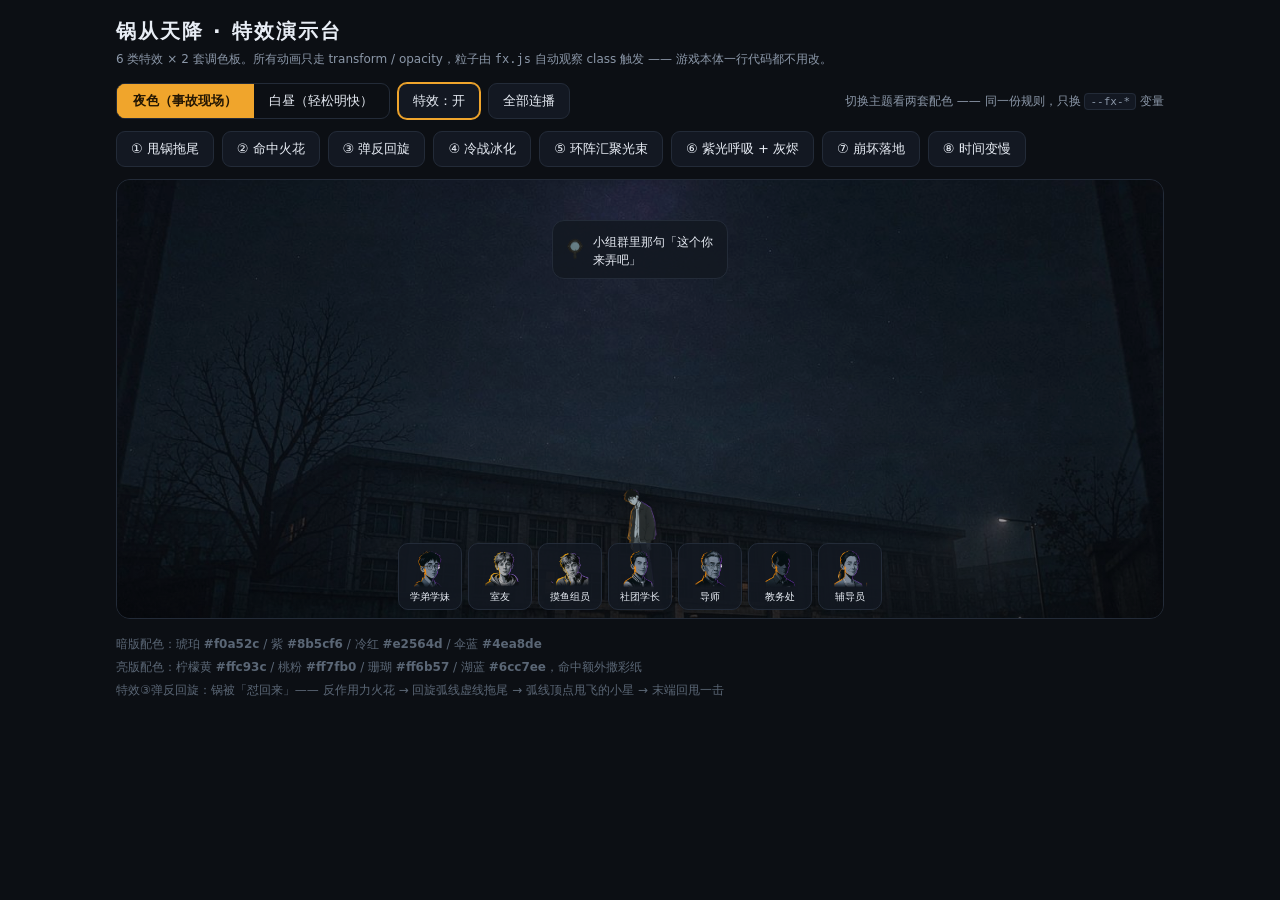
<file: fx-demo.html>
<!DOCTYPE html>
<html lang="zh-CN" data-theme="dark">
<head>
<meta charset="UTF-8">
<meta name="viewport" content="width=device-width, initial-scale=1">
<title>锅从天降 · 特效演示台</title>
<link rel="stylesheet" href="fx.css">
<style>
:root{
  --bg:#0c0f14; --bg-2:#131822; --line:#232b38; --ink:#e8edf5; --ink-dim:#8b97a8; --ink-faint:#5a6675;
  --good:#f0a52c; --bad:#e2564d; --shadow-c:#8b5cf6; --umbrella:#4ea8de; --crit:#ffd166; --hold:#7c8798;
  --panel:rgba(19,24,34,.88);
}
html[data-theme="light"]{
  --bg:#eaf4ff; --bg-2:#ffffff; --line:#c9dcf0; --ink:#2a2333; --ink-dim:#5d6b80; --ink-faint:#8794a8;
  --good:#f0a52c; --bad:#ff6b57; --shadow-c:#e2559a; --umbrella:#2f9fd6; --crit:#e0a51c; --hold:#93a0b3;
  --panel:rgba(255,255,255,.9);
}
*{box-sizing:border-box;margin:0;padding:0}
body{
  min-height:100vh; background:var(--bg); color:var(--ink); overflow-x:hidden;
  font-family:"PingFang SC","Microsoft YaHei","Hiragino Sans GB",system-ui,sans-serif;
  transition:background .3s,color .3s;
}
.wrap{max-width:1080px;margin:0 auto;padding:18px 16px 44px}
h1{font-size:20px;letter-spacing:.1em;margin-bottom:4px}
.sub{color:var(--ink-dim);font-size:12px;line-height:1.7;margin-bottom:14px}
.bar{display:flex;flex-wrap:wrap;gap:8px;align-items:center;margin-bottom:12px}
button{
  font:inherit;font-size:13px;padding:8px 14px;border-radius:9px;cursor:pointer;
  background:var(--bg-2);color:var(--ink);border:1px solid var(--line);
  transition:transform .12s,border-color .18s,box-shadow .18s;
}
button:hover{transform:translateY(-1px);border-color:var(--good)}
button:active{transform:translateY(1px) scale(.985)}
button.primary{background:linear-gradient(180deg,#f5b642,#e08c14);border-color:#b96f0c;color:#231603;font-weight:700}
button.on{border-color:var(--good);box-shadow:0 0 0 1px var(--good)}
.seg{display:flex;border:1px solid var(--line);border-radius:9px;overflow:hidden}
.seg button{border:0;border-radius:0;padding:8px 16px;background:transparent}
.seg button.on{background:var(--good);color:#231603;font-weight:700}
.hint{font-size:12px;color:var(--ink-dim);margin-left:auto}

#stage{
  position:relative;height:440px;border:1px solid var(--line);border-radius:14px;overflow:hidden;
  background:var(--bg-2);
}
#stage .skybg{
  position:absolute;inset:0;background-size:cover;background-position:center;
  opacity:.85;transition:filter .4s;
}
html[data-theme="light"] #stage .skybg{opacity:1}
#stage.slowmo .skybg{filter:saturate(.7) brightness(.85)}
#stage.climax .skybg{filter:saturate(1.25) contrast(1.06)}
#stage .veil{position:absolute;inset:0;background:linear-gradient(0deg,rgba(0,0,0,.35),transparent 45%)}
html[data-theme="light"] #stage .veil{background:linear-gradient(0deg,rgba(255,255,255,.28),transparent 45%)}
#fx{position:absolute;inset:0;pointer-events:none;z-index:20}

.actor{position:absolute;left:50%;bottom:10px;transform:translateX(-50%);text-align:center;z-index:8}
.actor img{height:104px;display:block;filter:drop-shadow(0 6px 12px rgba(0,0,0,.45))}
.actor .nm{font-size:10px;color:var(--ink-faint);letter-spacing:.3em;margin-top:2px}

.npcbar{position:absolute;left:0;right:0;bottom:0;display:flex;gap:6px;justify-content:center;padding:8px;z-index:9}
.npc{
  width:64px;padding:6px 3px 5px;text-align:center;background:var(--panel);
  border:1px solid var(--line);border-radius:10px;cursor:pointer;
  transition:transform .13s,border-color .18s;
}
.npc:hover{transform:translateY(-3px);border-color:var(--good)}
.npc img{width:38px;height:38px;display:block;margin:0 auto}
.npc .n{font-size:10px;color:var(--ink);margin-top:2px;white-space:nowrap;overflow:hidden;text-overflow:ellipsis}
.npc.hit{border-color:var(--good)}
.npc.reject{border-color:var(--bad)}
.npc.hold{border-color:var(--hold)}

.pot{
  position:absolute;left:50%;top:40px;width:176px;padding:8px 11px 9px;z-index:6;
  background:var(--panel);border:1px solid var(--line);border-radius:12px;cursor:grab;
  transform:translateX(-50%);
}
.pot .pt{display:flex;align-items:center;gap:7px}
.pot img{width:22px;height:22px}
.pot .tx{font-size:12px;line-height:1.5;margin-top:4px;color:var(--ink)}
.pot.held{border-color:var(--good);box-shadow:0 0 0 1px var(--good)}
.pot.flying{z-index:28}
.pot.crashed,.pot.caught{opacity:0;transition:opacity .3s}

.foot{margin-top:14px;font-size:12px;color:var(--ink-faint);line-height:1.9}
kbd{font-family:ui-monospace,Consolas,monospace;background:var(--bg-2);border:1px solid var(--line);border-radius:4px;padding:1px 5px;font-size:11px}
</style>
</head>
<body>
<div class="wrap">
  <h1>锅从天降 · 特效演示台</h1>
  <p class="sub">6 类特效 × 2 套调色板。所有动画只走 transform / opacity，粒子由 <code>fx.js</code> 自动观察 class 触发 —— 游戏本体一行代码都不用改。</p>

  <div class="bar">
    <div class="seg" id="themeSeg">
      <button data-th="dark" class="on">夜色（事故现场）</button>
      <button data-th="light">白昼（轻松明快）</button>
    </div>
    <button id="btnEnable" class="on">特效：开</button>
    <button id="btnAuto">全部连播</button>
    <span class="hint">切换主题看两套配色 —— 同一份规则，只换 <kbd>--fx-*</kbd> 变量</span>
  </div>

  <div class="bar">
    <button data-fx="trail">① 甩锅拖尾</button>
    <button data-fx="hit">② 命中火花</button>
    <button data-fx="reject">③ 弹反回旋</button>
    <button data-fx="freeze">④ 冷战冰化</button>
    <button data-fx="beam">⑤ 环阵汇聚光束</button>
    <button data-fx="ending">⑥ 紫光呼吸 + 灰烬</button>
    <button data-fx="crash">⑦ 崩坏落地</button>
    <button data-fx="slowmo">⑧ 时间变慢</button>
  </div>

  <div id="stage">
    <div class="skybg" id="skybg"></div>
    <div class="veil"></div>
    <div class="pot" id="pot">
      <div class="pt"><img id="potIcon" alt=""><span class="tx" id="potText">小组群里那句「这个你来弄吧」</span></div>
    </div>
    <div class="actor"><img id="actorImg" alt=""><div class="nm">你</div></div>
    <div class="npcbar" id="npcbar"></div>
    <div id="fx"></div>
  </div>

  <p class="foot">
    暗版配色：琥珀 <b>#f0a52c</b> / 紫 <b>#8b5cf6</b> / 冷红 <b>#e2564d</b> / 伞蓝 <b>#4ea8de</b><br>
    亮版配色：柠檬黄 <b>#ffc93c</b> / 桃粉 <b>#ff7fb0</b> / 珊瑚 <b>#ff6b57</b> / 湖蓝 <b>#6cc7ee</b>，命中额外撒彩纸<br>
    特效③弹反回旋：锅被「怼回来」—— 反作用力火花 → 回旋弧线虚线拖尾 → 弧线顶点甩飞的小星 → 末端回甩一击
  </p>
</div>

<script src="fx.js"></script>
<script>
(function(){
  "use strict";
  var $ = function(id){ return document.getElementById(id); };
  var NAMES = ["学弟学妹","室友","摸鱼组员","社团学长","导师","教务处","辅导员"];
  var IDS   = ["didi","roommate","moyu","xuezhang","daoshi","jiaowu","fudaoyuan"];
  var stage = $("stage");

  function assetBase(){
    return document.documentElement.getAttribute("data-theme") === "light" ? "assets-light/" : "assets/";
  }
  function NPCS(){ return ["didi","roommate","moyu","xuezhang","daoshi","jiaowu","fudaoyuan"]; }

  function build(){
    var b = assetBase();
    $("skybg").style.backgroundImage = "url('" + b + "bg/bg-stage.jpg')";
    $("actorImg").src = b + "actor/actor-idle.png";
    $("potIcon").src = b + "logo/logo-mark-pan-128.png";
    var bar = $("npcbar"); bar.innerHTML = "";
    IDS.forEach(function(id, i){
      var d = document.createElement("div");
      d.className = "npc"; d.dataset.id = id;
      d.innerHTML = '<img src="' + b + 'avatars/avh-' + id + '.png" alt="">' +
                    '<div class="n">' + NAMES[i] + '</div>';
      bar.appendChild(d);
    });
  }
  build();

  // ── theme ───────────────────────────────────────────────────────────
  document.querySelectorAll("#themeSeg button").forEach(function(btn){
    btn.addEventListener("click", function(){
      document.querySelectorAll("#themeSeg button").forEach(function(b){ b.classList.remove("on"); });
      btn.classList.add("on");
      document.documentElement.setAttribute("data-theme", btn.dataset.th);
      build();
    });
  });

  var on = true;
  $("btnEnable").addEventListener("click", function(){
    on = !on; BFfx.setEnabled(on);
    this.textContent = "特效：" + (on ? "开" : "关");
    this.classList.toggle("on", on);
  });

  // ── chip helper ─────────────────────────────────────────────────────
  function chip(i){ return document.querySelectorAll("#npcbar .npc")[i % NPCS().length]; }
  function flash(el, cls, ms){
    el.classList.remove(cls); void el.offsetWidth; el.classList.add(cls);
    setTimeout(function(){ el.classList.remove(cls); }, ms || 700);
  }

  // ── individual effects ──────────────────────────────────────────────
  var FX = {
    trail: function(){
      var pot = $("pot");
      pot.classList.remove("crashed","caught");
      pot.style.transition = "none";
      pot.style.left = "12%"; pot.style.top = "48px"; pot.style.opacity = "1";
      void pot.offsetWidth;
      pot.classList.add("held","flying");
      BFfx.trail(pot, true);
      pot.style.transition = "left 1.5s cubic-bezier(.3,-0.1,.4,1.15), top 1.5s cubic-bezier(.2,.5,.4,1), opacity .3s";
      pot.style.left = "86%"; pot.style.top = "300px";
      setTimeout(function(){
        BFfx.trail(pot, false);
        pot.classList.remove("held","flying");
        pot.classList.add("caught");
        setTimeout(function(){ pot.style.opacity = "1"; pot.classList.remove("caught"); }, 900);
      }, 1500);
    },
    hit: function(){ var c = chip(0); flash(c, "hit"); },
    reject: function(){ var c = chip(1); flash(c, "reject"); },
    freeze: function(){ var c = chip(2); flash(c, "hold"); },
    beam: function(){
      var isOn = !stage.classList.contains("climax");
      stage.classList.toggle("climax", isOn);
      document.querySelector('[data-fx="beam"]').classList.toggle("on", isOn);
    },
    ending: function(){
      var isOn = !stage.classList.contains("ending");
      stage.classList.toggle("ending", isOn);
      document.querySelector('[data-fx="ending"]').classList.toggle("on", isOn);
    },
    crash: function(){
      var pot = $("pot");
      pot.style.transition = "none";
      pot.style.left = "50%"; pot.style.top = "250px"; pot.style.opacity = "1";
      pot.classList.remove("held","flying","caught");
      void pot.offsetWidth;
      pot.classList.add("crashed");
      setTimeout(function(){ pot.classList.remove("crashed"); pot.style.opacity = "1"; }, 700);
    },
    slowmo: function(){
      var isOn = !stage.classList.contains("slowmo");
      stage.classList.toggle("slowmo", isOn);
      document.querySelector('[data-fx="slowmo"]').classList.toggle("on", isOn);
    }
  };
  document.querySelectorAll("[data-fx]").forEach(function(b){
    b.addEventListener("click", function(){ FX[b.dataset.fx](); });
  });

  // ── play-all script ─────────────────────────────────────────────────
  var seq = 0;
  $("btnAuto").addEventListener("click", function(){
    seq++; var my = seq;
    function step(fn, at){ setTimeout(function(){ if (seq === my && on) fn(); }, at); }
    FX.crash(); step(FX.trail, 700);
    step(FX.hit, 2500); step(function(){ flash(chip(3), "hit"); }, 3000);
    step(FX.reject, 3500); step(FX.freeze, 4300);
    step(function(){ FX.slowmo(); }, 5100);
    step(function(){ FX.beam(); }, 5900);
    step(function(){
      FX.slowmo(); FX.beam(); FX.ending();
    }, 8600);
    step(function(){
      step(FX.ending, 1000); FX.crash(); FX.trail();
      setTimeout(function(){ if (seq === my) { FX.beam(); } }, 2400);
    }, 11500);
  });

  // esc stops
  document.addEventListener("keydown", function(e){
    if (e.key === "Escape") { seq++; FX.beam(); FX.ending(); FX.slowmo(); }
  });
})();
</script>
</body>
</html>
</file>
<file: fx.css>
/* ═══════════════════════════════════════════════════════════════════════
   《锅从天降》 特效层  fx.css
   ───────────────────────────────────────────────────────────────────────
   纯 CSS 动画 + 少量 JS 生成的粒子。只动 transform / opacity / filter，
   保证破笔记本上也不掉帧（与 style.css 的约定一致）。

   两套调色板共用同一份规则：所有颜色走 --fx-* 变量，
   由 <html data-theme="dark|light"> 切换。
     暗版（事故现场）：琥珀 / 紫 / 冷红 / 伞蓝
     亮版（轻松明快）：柠檬黄 / 桃粉 / 珊瑚 / 湖蓝

   接入方式：
     <link rel="stylesheet" href="fx.css">
     <script src="fx.js"></script>
   其余全自动 —— fx.js 会观察现有 class 变化（.npc.hit / .pot.flying /
   #stage.climax …）自己触发，不需要改 game.js。
   ═══════════════════════════════════════════════════════════════════════ */

:root {
  --fx-a: 240, 165, 44;      /* 主色：琥珀 */
  --fx-b: 139, 92, 246;      /* 副色：紫 */
  --fx-c: 226, 86, 77;       /* 警示：冷红 */
  --fx-d: 78, 168, 222;      /* 冷色：伞蓝 */
  --fx-e: 255, 209, 102;     /* 暖白 */
  --fx-ice: 207, 232, 245;   /* 冰 */
  --fx-ink: 12, 15, 20;      /* 本主题底色 —— 用于判断该配亮的还是配暗的光 */
  --fx-glow: 1;              /* 辉光强度系数 */
  --fx-dur: 1;               /* 全局时长系数（慢动作时 JS 会调大） */
}
html[data-theme="light"] {
  --fx-a: 255, 201, 60;
  --fx-b: 255, 127, 176;
  --fx-c: 255, 107, 87;
  --fx-d: 108, 199, 238;
  --fx-e: 255, 224, 102;
  --fx-ice: 191, 233, 216;
  --fx-ink: 234, 244, 255;
  --fx-glow: 0.55;           /* 亮底不需要那么强的辉光，否则发糊 */
}

/* ── 粒子通用 ───────────────────────────────────────────────────────── */
#fx .fxp {
  position: absolute;
  width: var(--sz, 16px); height: var(--sz, 16px);
  margin-left: calc(var(--sz, 16px) / -2); margin-top: calc(var(--sz, 16px) / -2);
  pointer-events: none; will-change: transform, opacity;
  animation: fxFly calc(var(--d, 700ms) * var(--fx-dur)) cubic-bezier(.18,.72,.32,1) forwards;
}
@keyframes fxFly {
  0%   { transform: translate(0, 0) scale(.25) rotate(0deg); opacity: 0; }
  16%  { opacity: 1; }
  100% { transform: translate(var(--tx, 0), var(--ty, 0)) scale(var(--sc, .3)) rotate(var(--r, 0deg)); opacity: 0; }
}
#fx .fxp.dot-y { filter: hue-rotate(0deg) saturate(1.15) brightness(1.08); }

/* 光点：不依赖图片，纯渐变。用在中性粒子 / 冰针 / 灰烬上 */
#fx .fxdot {
  position: absolute; border-radius: 50%;
  background: radial-gradient(circle at 38% 34%, rgba(var(--fx-e), 1), rgba(var(--fx-a), .85) 46%, rgba(var(--fx-a), 0) 72%);
  pointer-events: none; will-change: transform, opacity;
  animation: fxFly calc(var(--d, 700ms) * var(--fx-dur)) cubic-bezier(.18,.72,.32,1) forwards;
}
/* 软雾团：不需要描边的糊光，用纯径向渐变最省 */
#fx .fxmist {
  position: absolute; border-radius: 50%;
  background: radial-gradient(circle, rgba(var(--fx-b), .55), rgba(var(--fx-b), .18) 52%, rgba(var(--fx-b), 0) 74%);
  filter: blur(2px); pointer-events: none; will-change: transform, opacity;
  animation: fxMist calc(var(--d, 900ms) * var(--fx-dur)) ease-out forwards;
}
@keyframes fxMist {
  0%   { transform: translate(0, 0) scale(.18); opacity: 0; }
  18%  { opacity: .95; }
  100% { transform: translate(var(--tx, 0), var(--ty, 0)) scale(var(--sc, 1.6)); opacity: 0; }
}
/* 环形冲击波 */
#fx .fxring {
  position: absolute; border-radius: 50%; pointer-events: none;
  border: 2px solid rgba(var(--fx-a), .85);
  box-shadow: 0 0 calc(14px * var(--fx-glow)) rgba(var(--fx-a), .6), inset 0 0 calc(12px * var(--fx-glow)) rgba(var(--fx-a), .35);
  animation: fxRing calc(var(--d, 520ms) * var(--fx-dur)) cubic-bezier(.1,.75,.3,1) forwards;
}
@keyframes fxRing {
  0%   { transform: scale(.15); opacity: 0; }
  20%  { opacity: 1; }
  100% { transform: scale(var(--sc, 3.2)); opacity: 0; }
}
/* 彩纸（亮版专用：搞笑感来自「什么都有」） */
#fx .fxconf {
  position: absolute; pointer-events: none;
  background: rgb(var(--cc, 255, 201, 60));
  border-radius: 2px;
  animation: fxConf calc(var(--d, 900ms) * var(--fx-dur)) cubic-bezier(.2,.6,.3,1) forwards;
}
@keyframes fxConf {
  0%   { transform: translate(0, 0) rotate(0deg) scale(.4); opacity: 0; }
  14%  { opacity: 1; }
  100% { transform: translate(var(--tx, 0), var(--ty, 0)) rotate(var(--r, 540deg)) scale(1); opacity: 0; }
}

/* ── 1. 甩锅拖尾 ────────────────────────────────────────────────────── */
/* 由 JS 沿锅的移动路径撒点。这里只定义单个尾迹单元。 */
#fx .fxtrail {
  position: absolute; border-radius: 50%; pointer-events: none;
  background: radial-gradient(circle, rgba(var(--fx-a), .5), rgba(var(--fx-b), .2) 55%, transparent 76%);
  animation: fxTrail calc(520ms * var(--fx-dur)) ease-out forwards;
}
@keyframes fxTrail {
  0%   { transform: scale(.9); opacity: .8; }
  100% { transform: scale(2.1) translateY(6px); opacity: 0; }
}
/* 拖尾上偶尔夹一枚会转的小星 */
#fx .fxtrail.star { background: none; }
#fx .fxtrail img { display: block; width: 100%; height: 100%; animation: fxTwinkle calc(520ms * var(--fx-dur)) ease-out forwards; }
@keyframes fxTwinkle {
  0%   { transform: rotate(0deg) scale(1); opacity: .95; }
  100% { transform: rotate(120deg) scale(.2); opacity: 0; }
}

/* ── 2. 接锅光环（琥珀/彩光） ──────────────────────────────────────── */
#fx .fxhalo {
  position: absolute; border-radius: 50%;
  background: radial-gradient(circle, rgba(var(--fx-e), .85), rgba(var(--fx-a), .45) 42%, rgba(var(--fx-a), 0) 70%);
  pointer-events: none;
  animation: fxHalo calc(760ms * var(--fx-dur)) ease-out forwards;
}
@keyframes fxHalo {
  0%   { transform: scale(.25); opacity: 0; }
  22%  { opacity: 1; }
  100% { transform: scale(2.4); opacity: 0; }
}

/* ── 3. 冷战冰化 ────────────────────────────────────────────────────── */
/* 冰壳：贴着目标元素的冰块叠层 */
#fx .fxshell {
  position: absolute; pointer-events: none; overflow: hidden;
  border-radius: 12px;
  background:
    linear-gradient(150deg, rgba(var(--fx-ice), .38), rgba(var(--fx-ice), .06) 46%, rgba(var(--fx-d), .22)),
    repeating-linear-gradient(58deg, rgba(255,255,255,.30) 0 2px, transparent 2px 22px);
  box-shadow: inset 0 0 18px rgba(var(--fx-ice), .7), 0 0 calc(16px * var(--fx-glow)) rgba(var(--fx-d), .5);
  animation: fxIce calc(1500ms * var(--fx-dur)) ease forwards;
}
@keyframes fxIce {
  0%   { opacity: 0; transform: scale(1.12); }
  18%  { opacity: 1; transform: scale(1); }
  72%  { opacity: .92; }
  100% { opacity: 0; }
}
#fx .fxsnow {
  position: absolute; pointer-events: none;
  animation: fxSnowIn calc(1400ms * var(--fx-dur)) ease forwards;
}
@keyframes fxSnowIn {
  0%   { transform: scale(.2) rotate(-40deg); opacity: 0; }
  26%  { transform: scale(1.05) rotate(0deg); opacity: 1; }
  70%  { opacity: .9; }
  100% { transform: scale(1) rotate(24deg); opacity: 0; }
}

/* ── 4. 环阵汇聚光束（第三幕高潮） ─────────────────────────────────── */
#fx .fxbeam {
  position: absolute; inset: -12%; opacity: 0; transition: opacity .55s ease;
  pointer-events: none;
  background:
    repeating-conic-gradient(from 0deg at 50% 56%,
      rgba(var(--fx-a), 0) 0deg 5.6deg,
      rgba(var(--fx-a), .20) 5.6deg 7deg,
      rgba(var(--fx-a), 0) 7deg 13deg),
    radial-gradient(circle at 50% 56%, rgba(var(--fx-b), .30), rgba(var(--fx-b), 0) 62%);
  -webkit-mask-image: radial-gradient(circle at 50% 56%, transparent 20%, #000 44%, #000 76%, transparent 96%);
  mask-image: radial-gradient(circle at 50% 56%, transparent 20%, #000 44%, #000 76%, transparent 96%);
  animation: fxSpin 16s linear infinite;
}
#fx .fxbeam.on { opacity: 1; }
#fx .fxbeam::after {                 /* 内圈一道反向的细光，避免整块死板 */
  content: ""; position: absolute; inset: 0;
  background: repeating-conic-gradient(from 12deg at 50% 56%,
      rgba(var(--fx-e), 0) 0deg 11deg, rgba(var(--fx-e), .16) 11deg 12.2deg, rgba(var(--fx-e), 0) 12.2deg 24deg);
  -webkit-mask-image: radial-gradient(circle at 50% 56%, transparent 34%, #000 52%, transparent 74%);
  mask-image: radial-gradient(circle at 50% 56%, transparent 34%, #000 52%, transparent 74%);
  animation: fxSpin 9s linear infinite reverse;
}
@keyframes fxSpin { to { transform: rotate(360deg); } }

/* ── 5. 终幕：紫光呼吸 + 灰烬上浮 ──────────────────────────────────── */
#fx .fxpulse {
  position: absolute; left: 50%; bottom: 4%;
  width: 130%; aspect-ratio: 1 / 1; transform: translateX(-50%);
  pointer-events: none; opacity: 0; transition: opacity .8s ease;
  background: radial-gradient(circle at 50% 50%,
      rgba(var(--fx-b), .34), rgba(var(--fx-b), .14) 38%, rgba(var(--fx-b), 0) 66%);
  animation: fxBreath 3.6s ease-in-out infinite;
}
#fx .fxpulse.on { opacity: 1; }
@keyframes fxBreath {
  0%, 100% { transform: translateX(-50%) scale(1); opacity: .78; }
  50%      { transform: translateX(-50%) scale(1.13); opacity: 1; }
}
#fx .fxember {
  position: absolute; border-radius: 50%; pointer-events: none;
  background: radial-gradient(circle at 42% 38%, rgba(var(--fx-e), 1), rgba(var(--fx-a), .7) 50%, rgba(var(--fx-a), 0) 74%);
  animation: fxEmber calc(var(--d, 2600ms) * var(--fx-dur)) linear forwards;
}
@keyframes fxEmber {
  0%   { transform: translate(0, 0) scale(.5); opacity: 0; }
  14%  { opacity: .95; }
  70%  { opacity: .7; }
  100% { transform: translate(var(--tx, 0), var(--ty, -220px)) scale(.15); opacity: 0; }
}

/* ── 6. 崩坏：落地黑尘 + 屏幕边缘压暗 ─────────────────────────────── */
#fx .fxvign {
  position: absolute; inset: 0; pointer-events: none;
  background: radial-gradient(ellipse 88% 78% at 50% 46%, transparent 46%, rgba(var(--fx-c), .22) 100%);
  animation: fxVign calc(620ms * var(--fx-dur)) ease-out forwards;
}
@keyframes fxVign {
  0%   { opacity: 0; }
  22%  { opacity: 1; }
  100% { opacity: 0; }
}
#fx .fxdust {
  position: absolute; border-radius: 50%; pointer-events: none;
  background: radial-gradient(circle, rgba(var(--fx-c), .55), rgba(var(--fx-c), 0) 70%);
  animation: fxDust calc(760ms * var(--fx-dur)) ease-out forwards;
}
@keyframes fxDust {
  0%   { transform: translate(0, 0) scale(.3); opacity: .9; }
  100% { transform: translate(var(--tx, 0), var(--ty, 0)) scale(1.5); opacity: 0; }
}

/* ── 7. 时间变慢：上升的尘埃 ────────────────────────────────────────── */
#fx .fxmote {
  position: absolute; border-radius: 50%; pointer-events: none;
  background: rgba(var(--fx-e), .5);
  animation: fxMote calc(var(--d, 3200ms) * var(--fx-dur)) linear forwards;
}
@keyframes fxMote {
  0%   { transform: translate(0, 0) scale(.6); opacity: 0; }
  20%  { opacity: .5; }
  100% { transform: translate(var(--tx, 0), var(--ty, -120px)) scale(.9); opacity: 0; }
}

/* ── 无障碍 / 省电 ─────────────────────────────────────────────────── */
@media (prefers-reduced-motion: reduce) {
  #fx * { animation-duration: .001ms !important; opacity: 0 !important; }
}
#fx.fx-off > * { display: none !important; }
</file>
